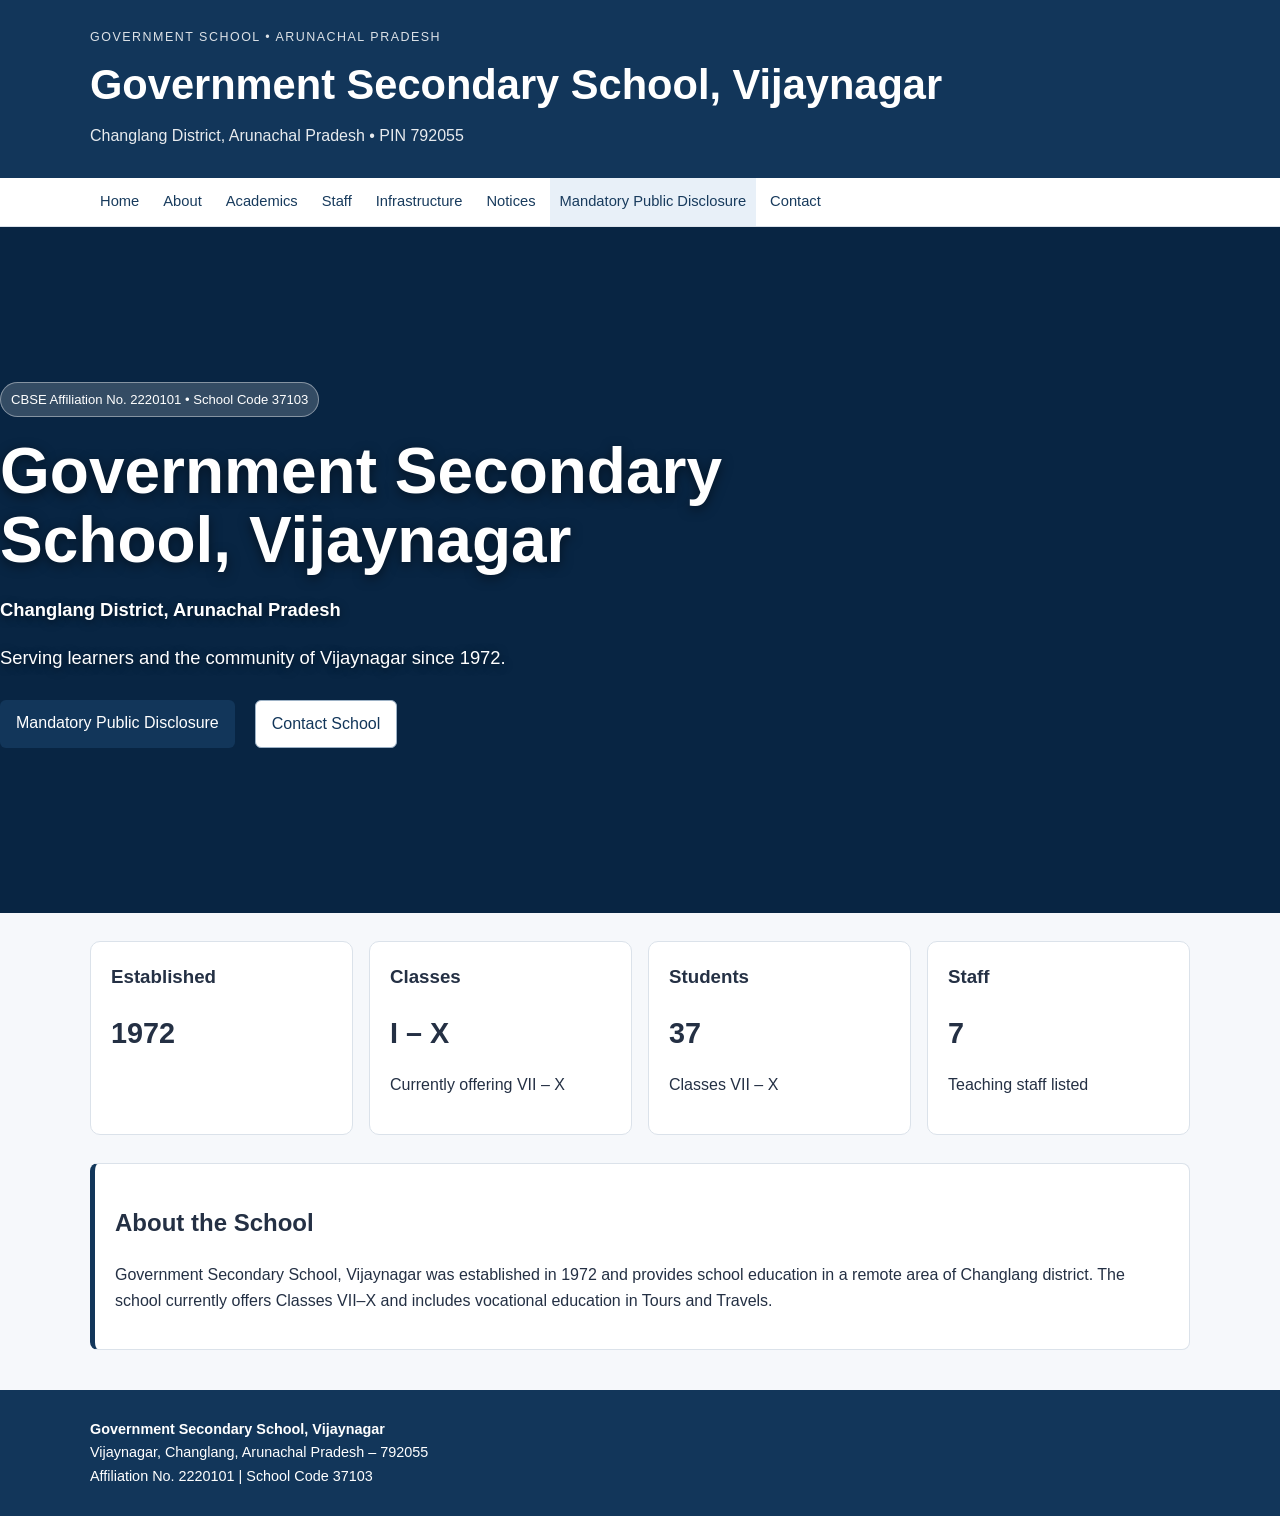
<file: index.html>
<!DOCTYPE html>
<html lang="en">
<head>
<meta charset="UTF-8">
<meta name="viewport" content="width=device-width, initial-scale=1.0">
<title>Government Secondary School, Vijaynagar</title>
<link rel="stylesheet" href="style.css">
</head>
<body>
<header>
  <div class="container header-inner">
    <div>
      <div class="eyebrow">Government School • Arunachal Pradesh</div>
      <h1>Government Secondary School, Vijaynagar</h1>
      <p>Changlang District, Arunachal Pradesh • PIN 792055</p>
    </div>
    <button class="menu-toggle" aria-label="Toggle menu">☰</button>
  </div>
</header>
<nav>
  <div class="container nav-inner">
    <a href="index.html">Home</a>
    <a href="about.html">About</a>
    <a href="academics.html">Academics</a>
    <a href="staff.html">Staff</a>
    <a href="infrastructure.html">Infrastructure</a>
    <a href="notices.html">Notices</a>
    <a class="highlight" href="mandatory-public-disclosure.html">Mandatory Public Disclosure</a>
    <a href="contact.html">Contact</a>
  </div>
</nav>
<main>
<section class="hero">
  <div class="hero-slideshow">
    <div class="hero-slide active" style="background-image: url('assets/1.jpeg');"></div>
    <div class="hero-slide" style="background-image: url('assets/WhatsApp%20Image%202026-10-08%20at%201.46.57%20AM.jpeg');"></div>
    <div class="hero-slide" style="background-image: url('assets/WhatsApp%20Image%202026-10-08%20at%201.47.09%20AM.jpeg');"></div>
    <div class="hero-slide" style="background-image: url('assets/WhatsApp%20Image%202026-10-08%20at%201.47.10%20AM.jpeg');"></div>
  </div>

  <div class="hero-overlay"></div>

  <div class="container hero-content">
    <div class="hero-text">
      <span class="badge">CBSE Affiliation No. 2220101 • School Code 37103</span>

      <h2>Government Secondary School, Vijaynagar</h2>

      <p class="hero-location">
        Changlang District, Arunachal Pradesh
      </p>

      <p>
        Serving learners and the community of Vijaynagar since 1972.
      </p>

      <div class="actions">
        <a class="btn" href="mandatory-public-disclosure.html">
          Mandatory Public Disclosure
        </a>

        <a class="btn secondary" href="contact.html">
          Contact School
        </a>
      </div>
    </div>
  </div>
</section>
<section class="container cards">
  <article><h3>Established</h3><p class="big">1972</p></article>
  <article><h3>Classes</h3><p class="big">I – X</p><p>Currently offering VII – X</p></article>
  <article><h3>Students</h3><p class="big">37</p><p>Classes VII – X</p></article>
  <article><h3>Staff</h3><p class="big">7</p><p>Teaching staff listed</p></article>
</section>
<section class="container notice-box">
  <h2>About the School</h2>
  <p>Government Secondary School, Vijaynagar was established in 1972 and provides school education in a remote area of Changlang district. The school currently offers Classes VII–X and includes vocational education in Tours and Travels.</p>
</section>
</main>
<footer><div class="container"><strong>Government Secondary School, Vijaynagar</strong><br>Vijaynagar, Changlang, Arunachal Pradesh – 792055<br>Affiliation No. 2220101 | School Code 37103</div></footer>
<script src="script.js"></script>
</body>
</html>
</file>
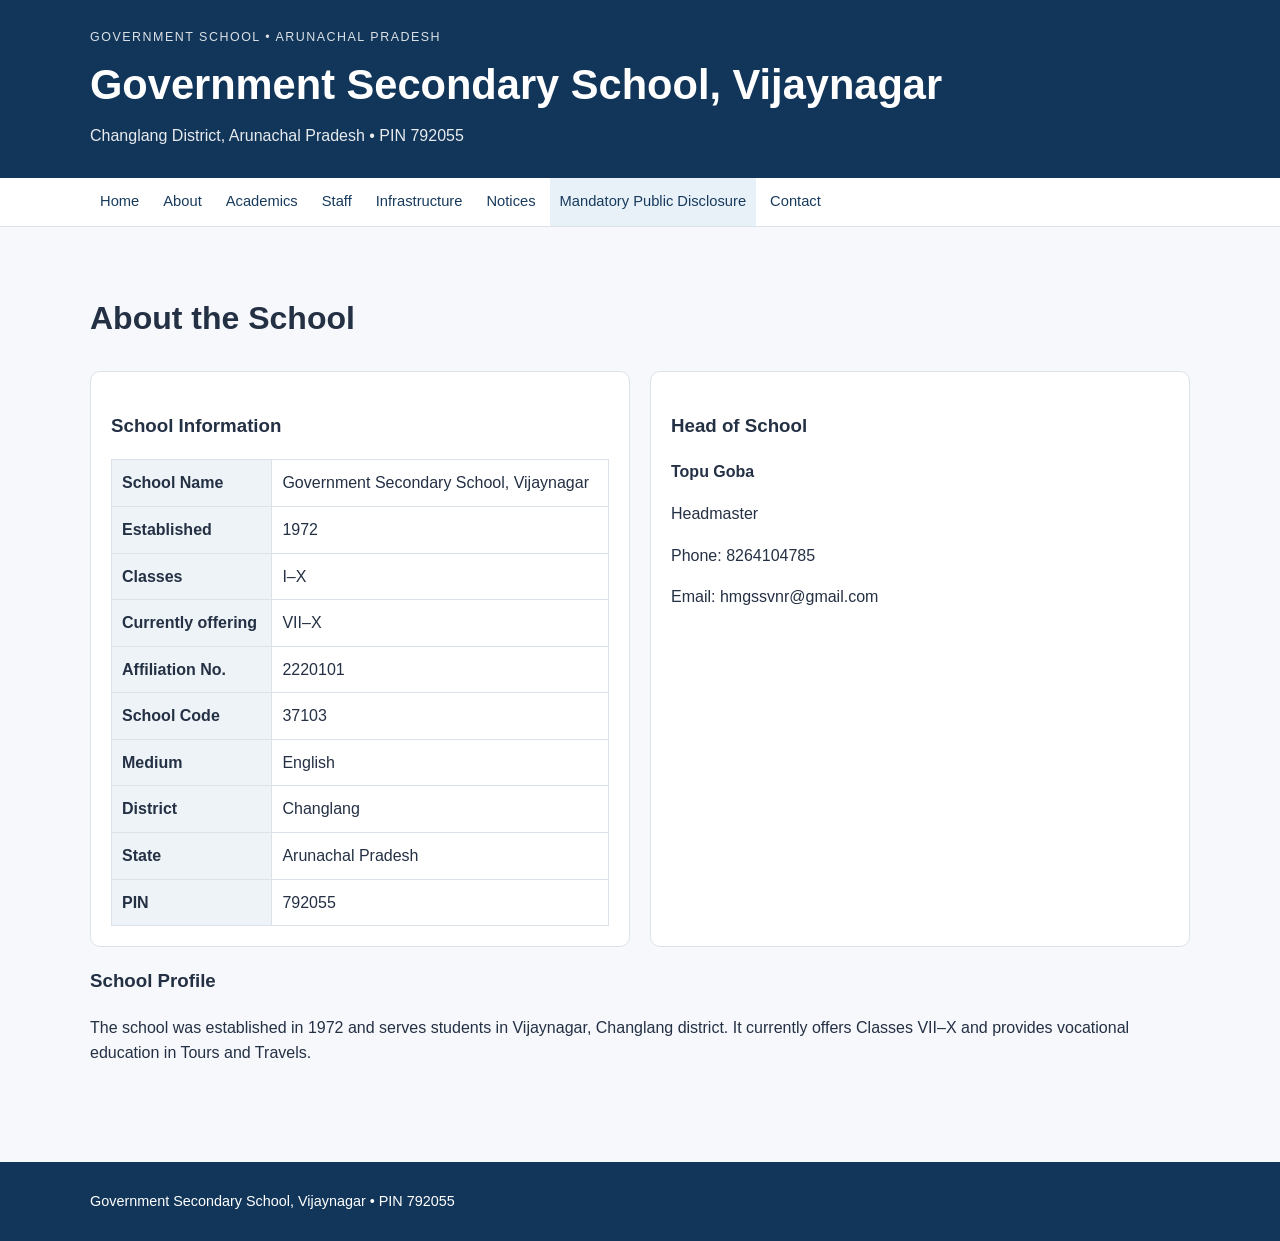
<file: about.html>
<!DOCTYPE html>
<html lang="en"><head><meta charset="UTF-8"><meta name="viewport" content="width=device-width,initial-scale=1.0">
<title>About | Government Secondary School, Vijaynagar</title><link rel="stylesheet" href="style.css"></head>
<body><header><div class="container"><div class="eyebrow">Government School • Arunachal Pradesh</div><h1>Government Secondary School, Vijaynagar</h1><p>Changlang District, Arunachal Pradesh • PIN 792055</p></div></header>
<nav><div class="container nav-inner"><a href="index.html">Home</a><a href="about.html">About</a><a href="academics.html">Academics</a><a href="staff.html">Staff</a><a href="infrastructure.html">Infrastructure</a><a href="notices.html">Notices</a><a class="highlight" href="mandatory-public-disclosure.html">Mandatory Public Disclosure</a><a href="contact.html">Contact</a></div></nav>
<main class="container page"><h2>About the School</h2>
<div class="grid-2"><div class="panel"><h3>School Information</h3><table>
<tr><th>School Name</th><td>Government Secondary School, Vijaynagar</td></tr>
<tr><th>Established</th><td>1972</td></tr><tr><th>Classes</th><td>I–X</td></tr><tr><th>Currently offering</th><td>VII–X</td></tr>
<tr><th>Affiliation No.</th><td>2220101</td></tr><tr><th>School Code</th><td>37103</td></tr>
<tr><th>Medium</th><td>English</td></tr><tr><th>District</th><td>Changlang</td></tr><tr><th>State</th><td>Arunachal Pradesh</td></tr><tr><th>PIN</th><td>792055</td></tr>
</table></div>
<div class="panel"><h3>Head of School</h3><p><strong>Topu Goba</strong></p><p>Headmaster</p><p>Phone: 8264104785</p><p>Email: hmgssvnr@gmail.com</p></div></div>
<h3>School Profile</h3><p>The school was established in 1972 and serves students in Vijaynagar, Changlang district. It currently offers Classes VII–X and provides vocational education in Tours and Travels.</p>
</main><footer><div class="container">Government Secondary School, Vijaynagar • PIN 792055</div></footer><script src="script.js"></script></body></html>
</file>
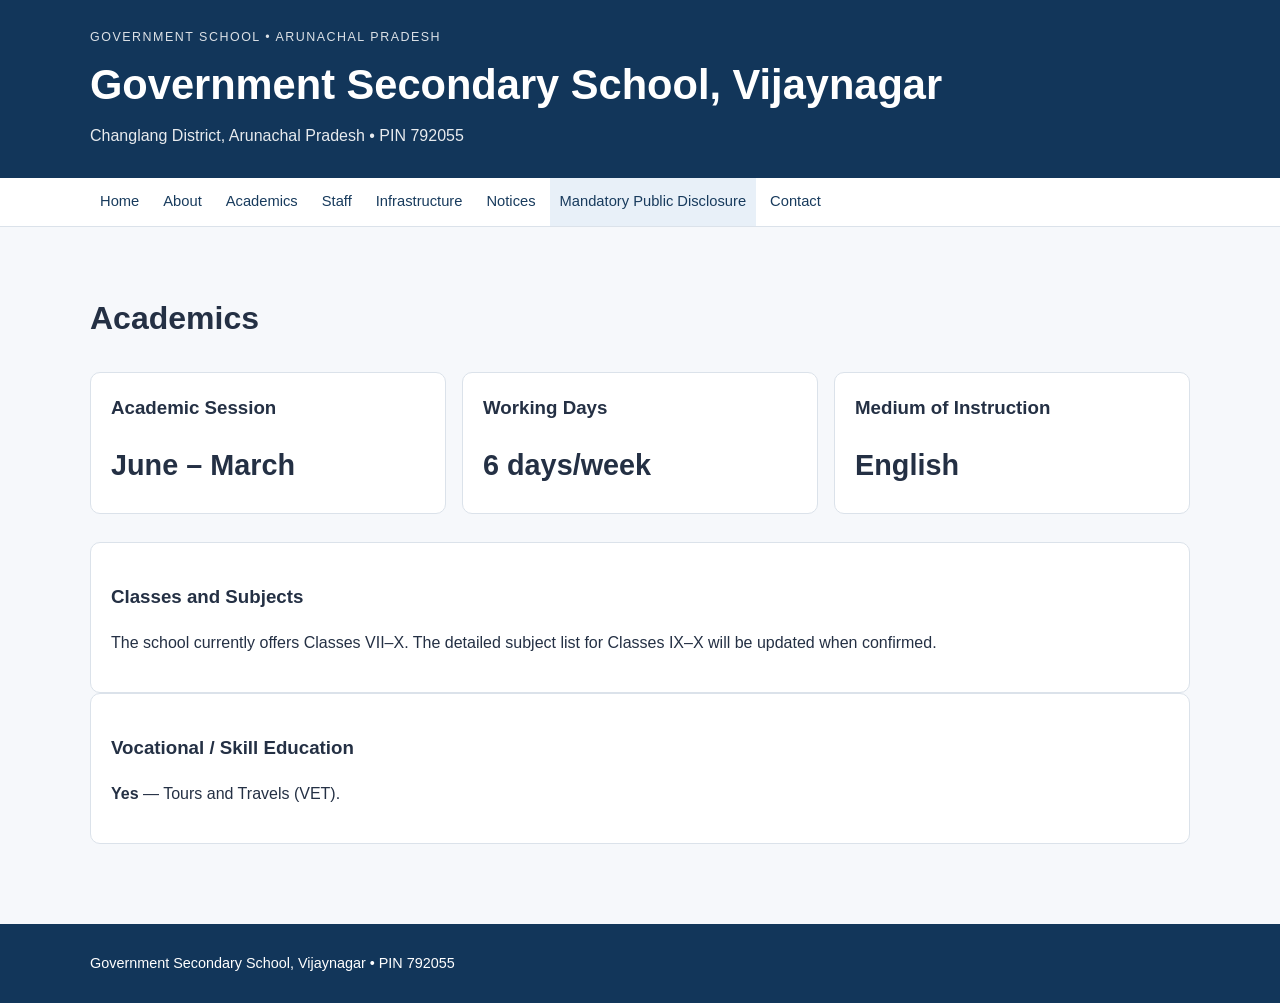
<file: academics.html>
<!DOCTYPE html>
<html lang="en"><head><meta charset="UTF-8"><meta name="viewport" content="width=device-width,initial-scale=1.0">
<title>Academics | Government Secondary School, Vijaynagar</title><link rel="stylesheet" href="style.css"></head>
<body><header><div class="container"><div class="eyebrow">Government School • Arunachal Pradesh</div><h1>Government Secondary School, Vijaynagar</h1><p>Changlang District, Arunachal Pradesh • PIN 792055</p></div></header>
<nav><div class="container nav-inner"><a href="index.html">Home</a><a href="about.html">About</a><a href="academics.html">Academics</a><a href="staff.html">Staff</a><a href="infrastructure.html">Infrastructure</a><a href="notices.html">Notices</a><a class="highlight" href="mandatory-public-disclosure.html">Mandatory Public Disclosure</a><a href="contact.html">Contact</a></div></nav>
<main class="container page"><h2>Academics</h2>
<div class="cards"><article><h3>Academic Session</h3><p class="big">June – March</p></article><article><h3>Working Days</h3><p class="big">6 days/week</p></article><article><h3>Medium of Instruction</h3><p class="big">English</p></article></div>
<div class="panel"><h3>Classes and Subjects</h3><p>The school currently offers Classes VII–X. The detailed subject list for Classes IX–X will be updated when confirmed.</p></div>
<div class="panel"><h3>Vocational / Skill Education</h3><p><strong>Yes</strong> — Tours and Travels (VET).</p></div>
</main><footer><div class="container">Government Secondary School, Vijaynagar • PIN 792055</div></footer><script src="script.js"></script></body></html>
</file>
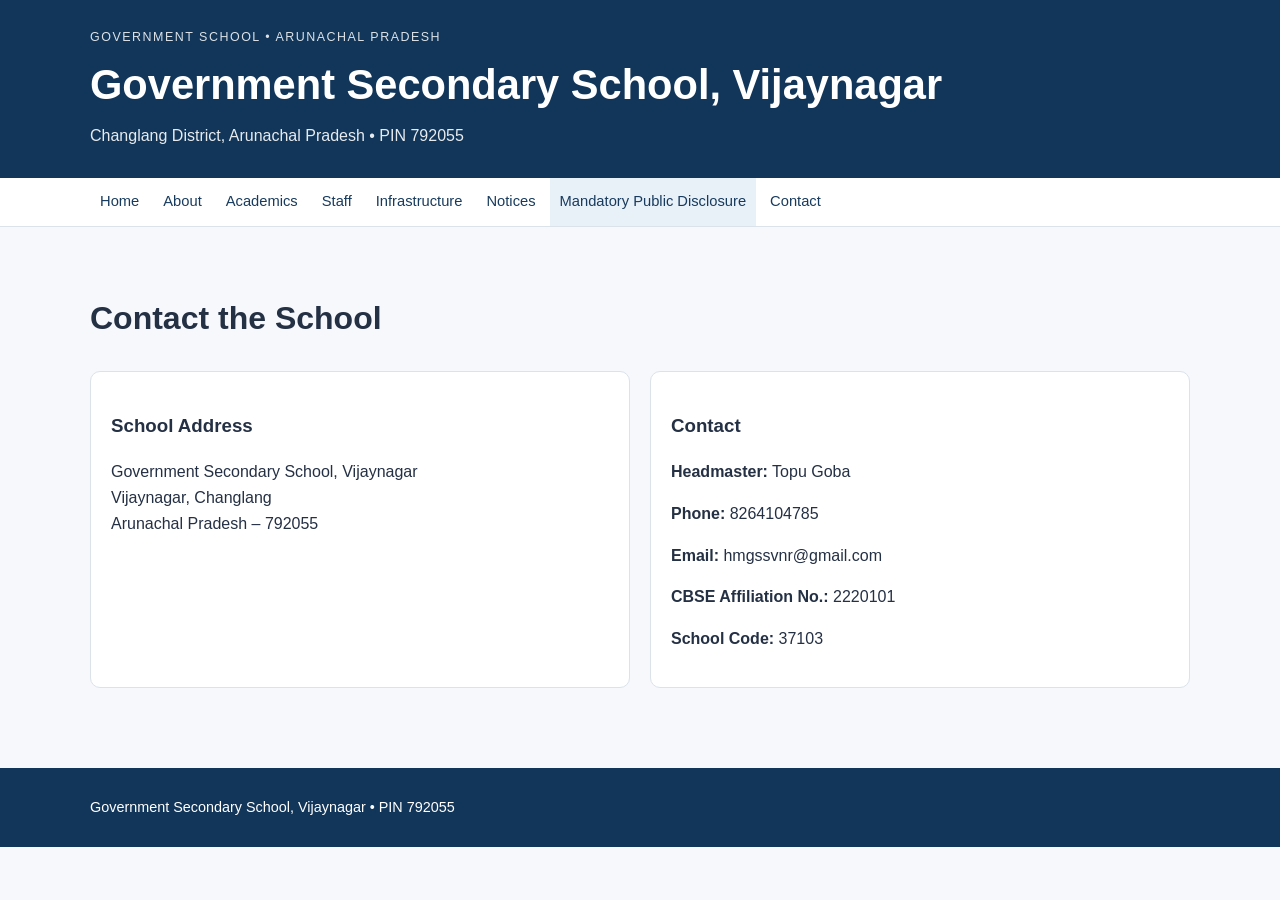
<file: contact.html>
<!DOCTYPE html>
<html lang="en"><head><meta charset="UTF-8"><meta name="viewport" content="width=device-width,initial-scale=1.0">
<title>Contact | Government Secondary School, Vijaynagar</title><link rel="stylesheet" href="style.css"></head>
<body><header><div class="container"><div class="eyebrow">Government School • Arunachal Pradesh</div><h1>Government Secondary School, Vijaynagar</h1><p>Changlang District, Arunachal Pradesh • PIN 792055</p></div></header>
<nav><div class="container nav-inner"><a href="index.html">Home</a><a href="about.html">About</a><a href="academics.html">Academics</a><a href="staff.html">Staff</a><a href="infrastructure.html">Infrastructure</a><a href="notices.html">Notices</a><a class="highlight" href="mandatory-public-disclosure.html">Mandatory Public Disclosure</a><a href="contact.html">Contact</a></div></nav>
<main class="container page"><h2>Contact the School</h2><div class="grid-2"><div class="panel"><h3>School Address</h3><p>Government Secondary School, Vijaynagar<br>Vijaynagar, Changlang<br>Arunachal Pradesh – 792055</p></div>
<div class="panel"><h3>Contact</h3><p><strong>Headmaster:</strong> Topu Goba</p><p><strong>Phone:</strong> 8264104785</p><p><strong>Email:</strong> hmgssvnr@gmail.com</p><p><strong>CBSE Affiliation No.:</strong> 2220101</p><p><strong>School Code:</strong> 37103</p></div></div></main>
<footer><div class="container">Government Secondary School, Vijaynagar • PIN 792055</div></footer><script src="script.js"></script></body></html>
</file>
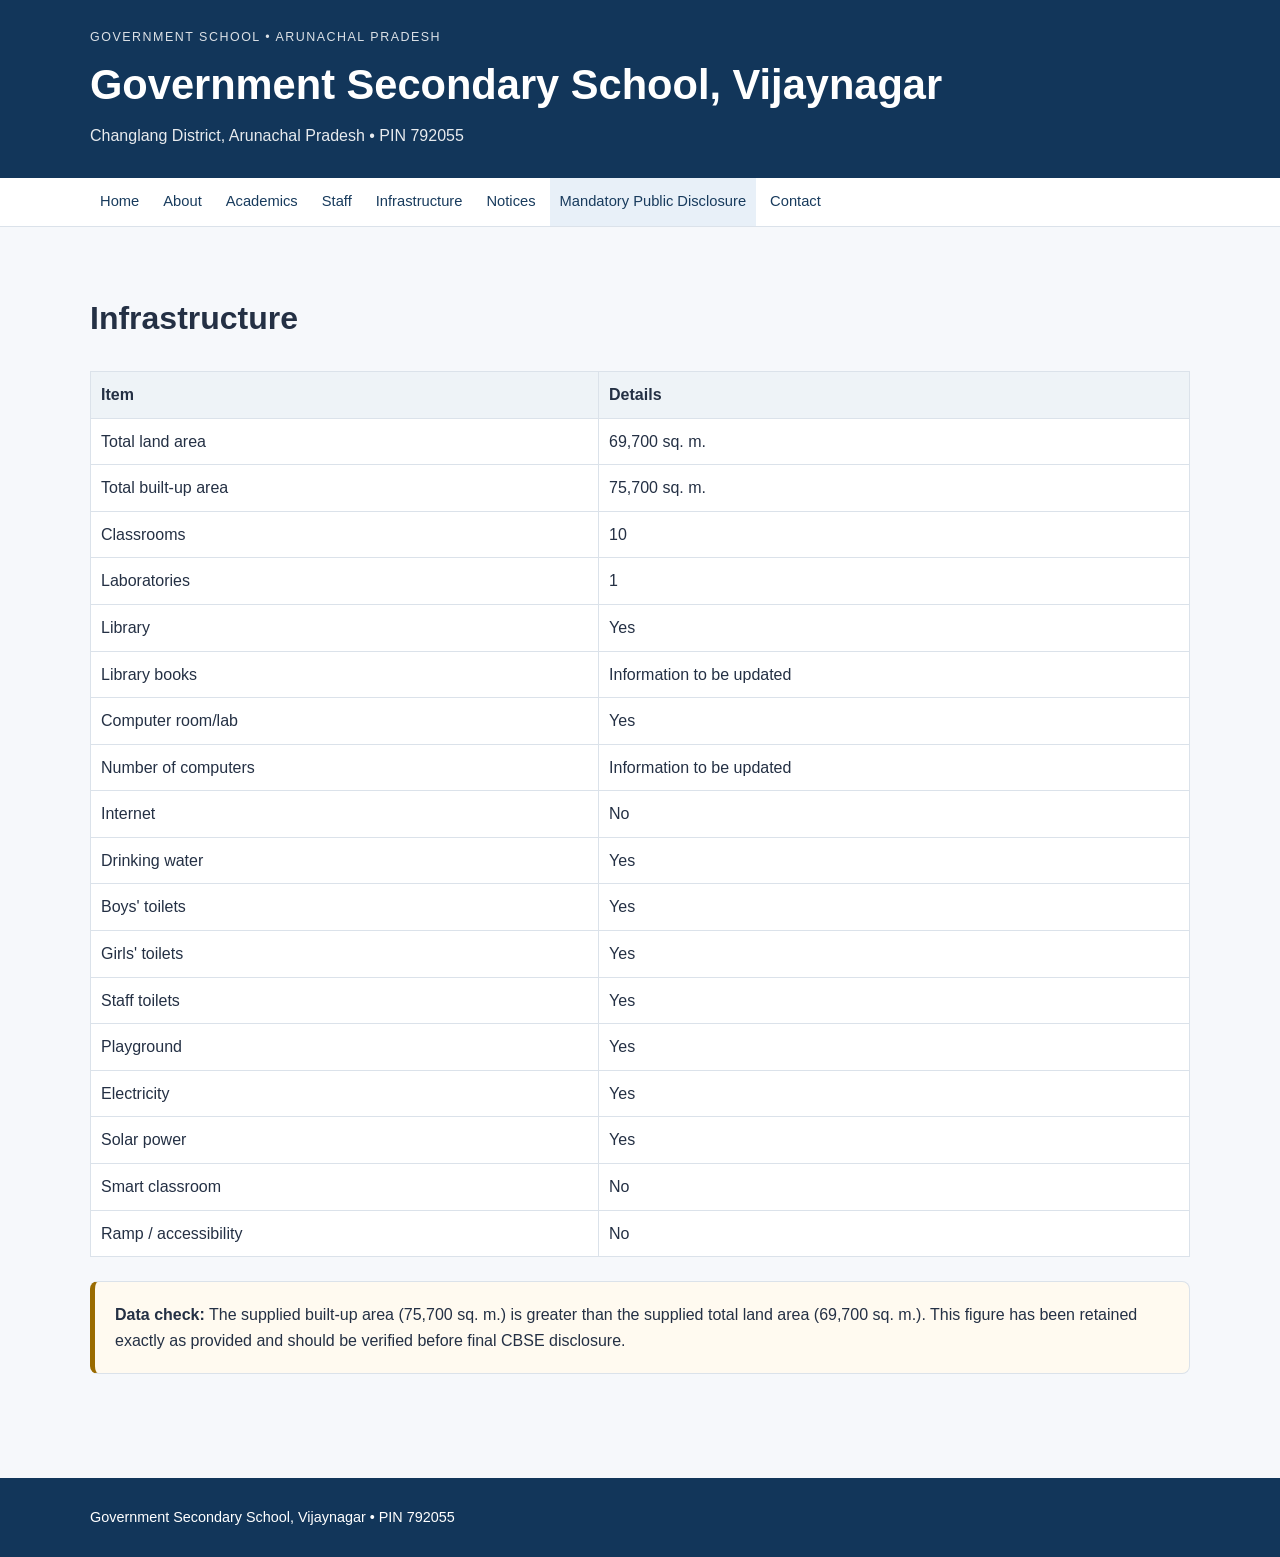
<file: infrastructure.html>
<!DOCTYPE html>
<html lang="en"><head><meta charset="UTF-8"><meta name="viewport" content="width=device-width,initial-scale=1.0">
<title>Infrastructure | Government Secondary School, Vijaynagar</title><link rel="stylesheet" href="style.css"></head>
<body><header><div class="container"><div class="eyebrow">Government School • Arunachal Pradesh</div><h1>Government Secondary School, Vijaynagar</h1><p>Changlang District, Arunachal Pradesh • PIN 792055</p></div></header>
<nav><div class="container nav-inner"><a href="index.html">Home</a><a href="about.html">About</a><a href="academics.html">Academics</a><a href="staff.html">Staff</a><a href="infrastructure.html">Infrastructure</a><a href="notices.html">Notices</a><a class="highlight" href="mandatory-public-disclosure.html">Mandatory Public Disclosure</a><a href="contact.html">Contact</a></div></nav>
<main class="container page"><h2>Infrastructure</h2><div class="table-wrap"><table>
<tr><th>Item</th><th>Details</th></tr>
<tr><td>Total land area</td><td>69,700 sq. m.</td></tr>
<tr><td>Total built-up area</td><td>75,700 sq. m.</td></tr>
<tr><td>Classrooms</td><td>10</td></tr>
<tr><td>Laboratories</td><td>1</td></tr>
<tr><td>Library</td><td>Yes</td></tr>
<tr><td>Library books</td><td>Information to be updated</td></tr>
<tr><td>Computer room/lab</td><td>Yes</td></tr>
<tr><td>Number of computers</td><td>Information to be updated</td></tr>
<tr><td>Internet</td><td>No</td></tr>
<tr><td>Drinking water</td><td>Yes</td></tr>
<tr><td>Boys' toilets</td><td>Yes</td></tr>
<tr><td>Girls' toilets</td><td>Yes</td></tr>
<tr><td>Staff toilets</td><td>Yes</td></tr>
<tr><td>Playground</td><td>Yes</td></tr>
<tr><td>Electricity</td><td>Yes</td></tr>
<tr><td>Solar power</td><td>Yes</td></tr>
<tr><td>Smart classroom</td><td>No</td></tr>
<tr><td>Ramp / accessibility</td><td>No</td></tr>
</table></div>
<div class="notice-box warning"><strong>Data check:</strong> The supplied built-up area (75,700 sq. m.) is greater than the supplied total land area (69,700 sq. m.). This figure has been retained exactly as provided and should be verified before final CBSE disclosure.</div>
</main><footer><div class="container">Government Secondary School, Vijaynagar • PIN 792055</div></footer><script src="script.js"></script></body></html>
</file>
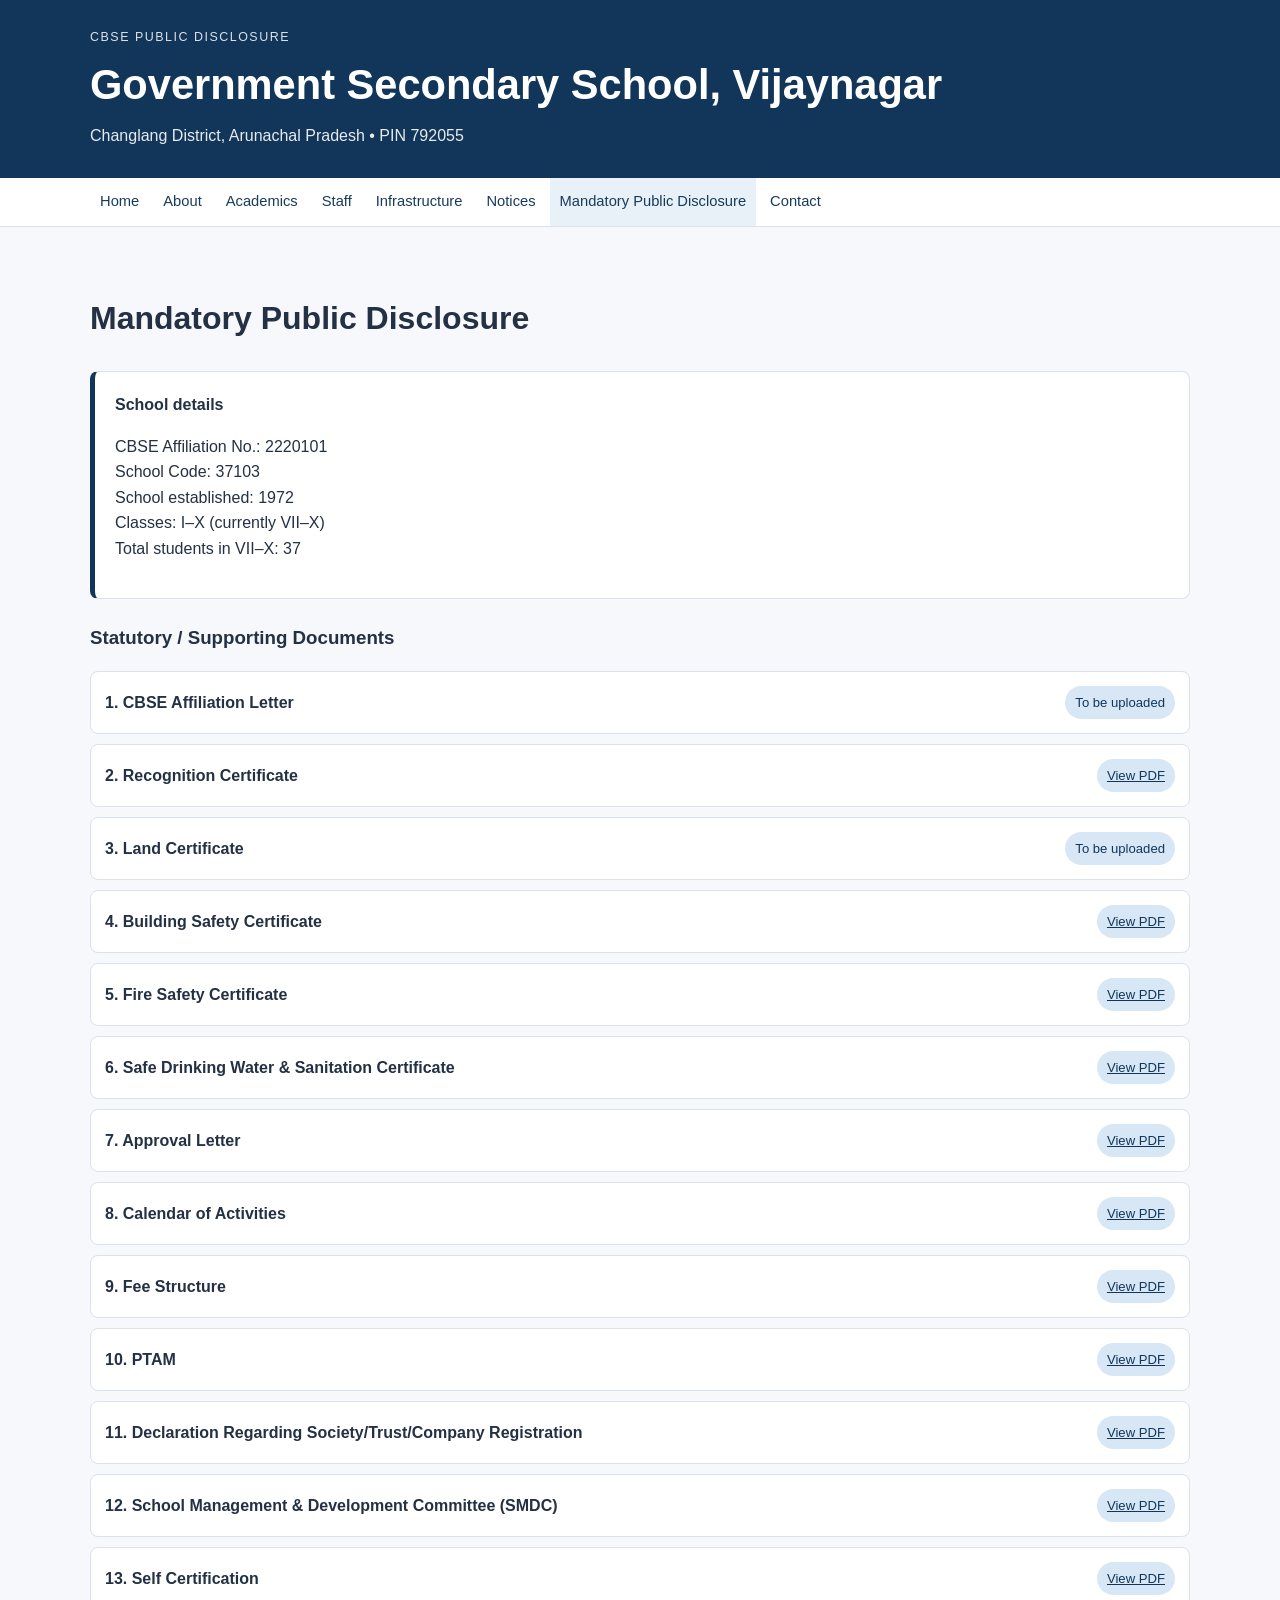
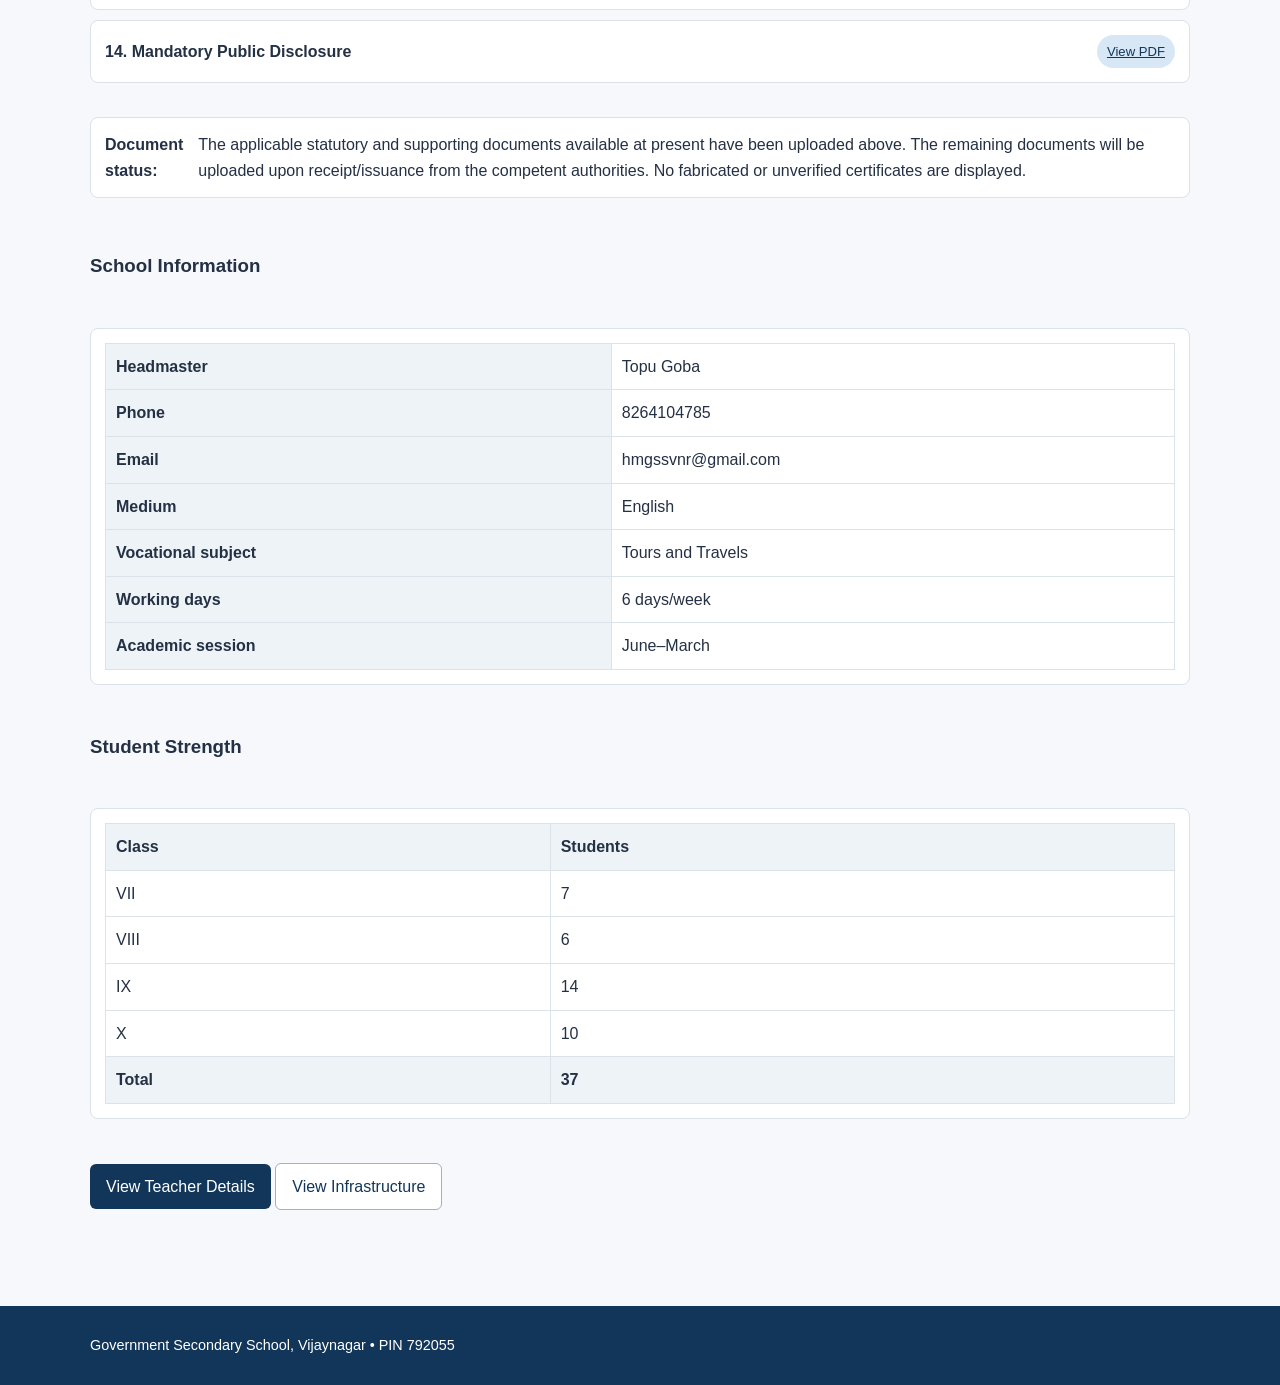
<file: mandatory-public-disclosure.html>
<!DOCTYPE html>
<html lang="en"><head><meta charset="UTF-8"><meta name="viewport" content="width=device-width,initial-scale=1.0">
<title>Mandatory Public Disclosure | Government Secondary School, Vijaynagar</title><link rel="stylesheet" href="style.css"></head>
<body><header><div class="container"><div class="eyebrow">CBSE Public Disclosure</div><h1>Government Secondary School, Vijaynagar</h1><p>Changlang District, Arunachal Pradesh • PIN 792055</p></div></header>
<nav><div class="container nav-inner"><a href="index.html">Home</a><a href="about.html">About</a><a href="academics.html">Academics</a><a href="staff.html">Staff</a><a href="infrastructure.html">Infrastructure</a><a href="notices.html">Notices</a><a class="highlight" href="mandatory-public-disclosure.html">Mandatory Public Disclosure</a><a href="contact.html">Contact</a></div></nav>
<main class="container page"><h2>Mandatory Public Disclosure</h2>
<div class="notice-box"><strong>School details</strong><p>CBSE Affiliation No.: 2220101<br>School Code: 37103<br>School established: 1972<br>Classes: I–X (currently VII–X)<br>Total students in VII–X: 37</p></div>
<h3>Statutory / Supporting Documents</h3>
<div class="document-list">
<div><strong>1. CBSE Affiliation Letter</strong><span class="status">To be uploaded</span></div>
<div><strong>2. Recognition Certificate</strong><a class="status" href="assets/public-disclosure/recognition%20certificate.pdf" target="_blank">View PDF</a></div>
<div><strong>3. Land Certificate</strong><span class="status">To be uploaded</span></div>
<div><strong>4. Building Safety Certificate</strong><a class="status"href="assets/public-disclosure/BUILDING%20SAFETY%20CERTIFICATE.pdf"target="_blank">View PDF</a></div>
<div><strong>5. Fire Safety Certificate</strong><a class="status" href="assets/public-disclosure/fire%20safety%20certificate.pdf"target="_blank">View PDF</a></div>
<div><strong>6. Safe Drinking Water & Sanitation Certificate</strong><a class="status" href="assets/public-disclosure/water%20and%20sanitary%20certificate.pdf" target="_blank">View PDF</a></div>
<div><strong>7. Approval Letter</strong><a class="status" href="assets/public-disclosure/approval%20certificate.pdf" target="_blank">View PDF</a></div>
<div><strong>8. Calendar of Activities</strong><a class="status" href="assets/public-disclosure/Calendar%20of%20activities.pdf" target="_blank">View PDF</a></div>
<div><strong>9. Fee Structure</strong><a class="status"href="assets/public-disclosure/fee%20structure.pdf" target="_blank">View PDF</a></div>
<div><strong>10. PTAM</strong><a class="status" href="assets/public-disclosure/PTAM.pdf" target="_blank">View PDF</a></div>  
<div><strong>11. Declaration Regarding Society/Trust/Company Registration</strong><a class="status" href="assets/public-disclosure/registration-society-trust-company.pdf" target="_blank">View PDF</a></div>
<div><strong>12. School Management &amp; Development Committee (SMDC)</strong><a class="status" href="assets/public-disclosure/SMDC.pdf" target="_blank">View PDF</a></div>
<div><strong>13. Self Certification</strong><a class="status" href="assets/public-disclosure/self%20certification.pdf" target="_blank">View PDF</a></div>
<div><strong>14. Mandatory Public Disclosure</strong><a class="status" href="assets/public-disclosure/MANDATORY%20PUBLIC%20DISCLOSURE.pdf" target="_blank">View PDF</a></div>
<div class="notice-box warning"><strong>Document status:</strong> The applicable statutory and supporting documents available at present have been uploaded above. The remaining documents will be uploaded upon receipt/issuance from the competent authorities. No fabricated or unverified certificates are displayed.</div>
<h3>School Information</h3><div class="table-wrap"><table>
<tr><th>Headmaster</th><td>Topu Goba</td></tr><tr><th>Phone</th><td>8264104785</td></tr><tr><th>Email</th><td>hmgssvnr@gmail.com</td></tr><tr><th>Medium</th><td>English</td></tr><tr><th>Vocational subject</th><td>Tours and Travels</td></tr><tr><th>Working days</th><td>6 days/week</td></tr><tr><th>Academic session</th><td>June–March</td></tr></table></div>
<h3>Student Strength</h3><div class="table-wrap"><table><tr><th>Class</th><th>Students</th></tr><tr><td>VII</td><td>7</td></tr><tr><td>VIII</td><td>6</td></tr><tr><td>IX</td><td>14</td></tr><tr><td>X</td><td>10</td></tr><tr><th>Total</th><th>37</th></tr></table></div>
<p><a class="btn" href="staff.html">View Teacher Details</a> <a class="btn secondary" href="infrastructure.html">View Infrastructure</a></p>
</main><footer><div class="container">Government Secondary School, Vijaynagar • PIN 792055</div></footer><script src="script.js"></script></body></html>
</file>
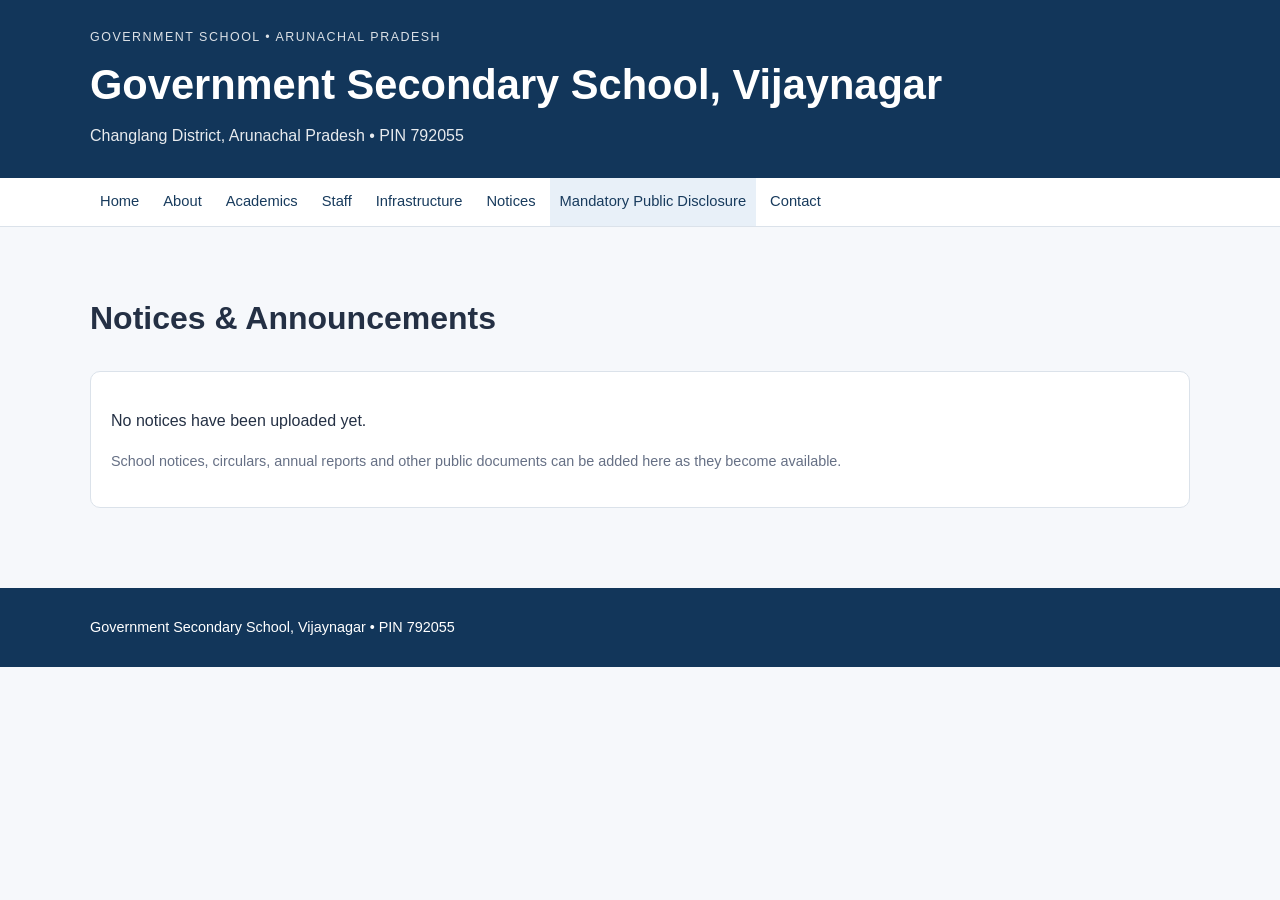
<file: notices.html>
<!DOCTYPE html>
<html lang="en"><head><meta charset="UTF-8"><meta name="viewport" content="width=device-width,initial-scale=1.0">
<title>Notices | Government Secondary School, Vijaynagar</title><link rel="stylesheet" href="style.css"></head>
<body><header><div class="container"><div class="eyebrow">Government School • Arunachal Pradesh</div><h1>Government Secondary School, Vijaynagar</h1><p>Changlang District, Arunachal Pradesh • PIN 792055</p></div></header>
<nav><div class="container nav-inner"><a href="index.html">Home</a><a href="about.html">About</a><a href="academics.html">Academics</a><a href="staff.html">Staff</a><a href="infrastructure.html">Infrastructure</a><a href="notices.html">Notices</a><a class="highlight" href="mandatory-public-disclosure.html">Mandatory Public Disclosure</a><a href="contact.html">Contact</a></div></nav>
<main class="container page"><h2>Notices & Announcements</h2><div class="panel"><p>No notices have been uploaded yet.</p><p class="small-note">School notices, circulars, annual reports and other public documents can be added here as they become available.</p></div></main>
<footer><div class="container">Government Secondary School, Vijaynagar • PIN 792055</div></footer><script src="script.js"></script></body></html>
</file>
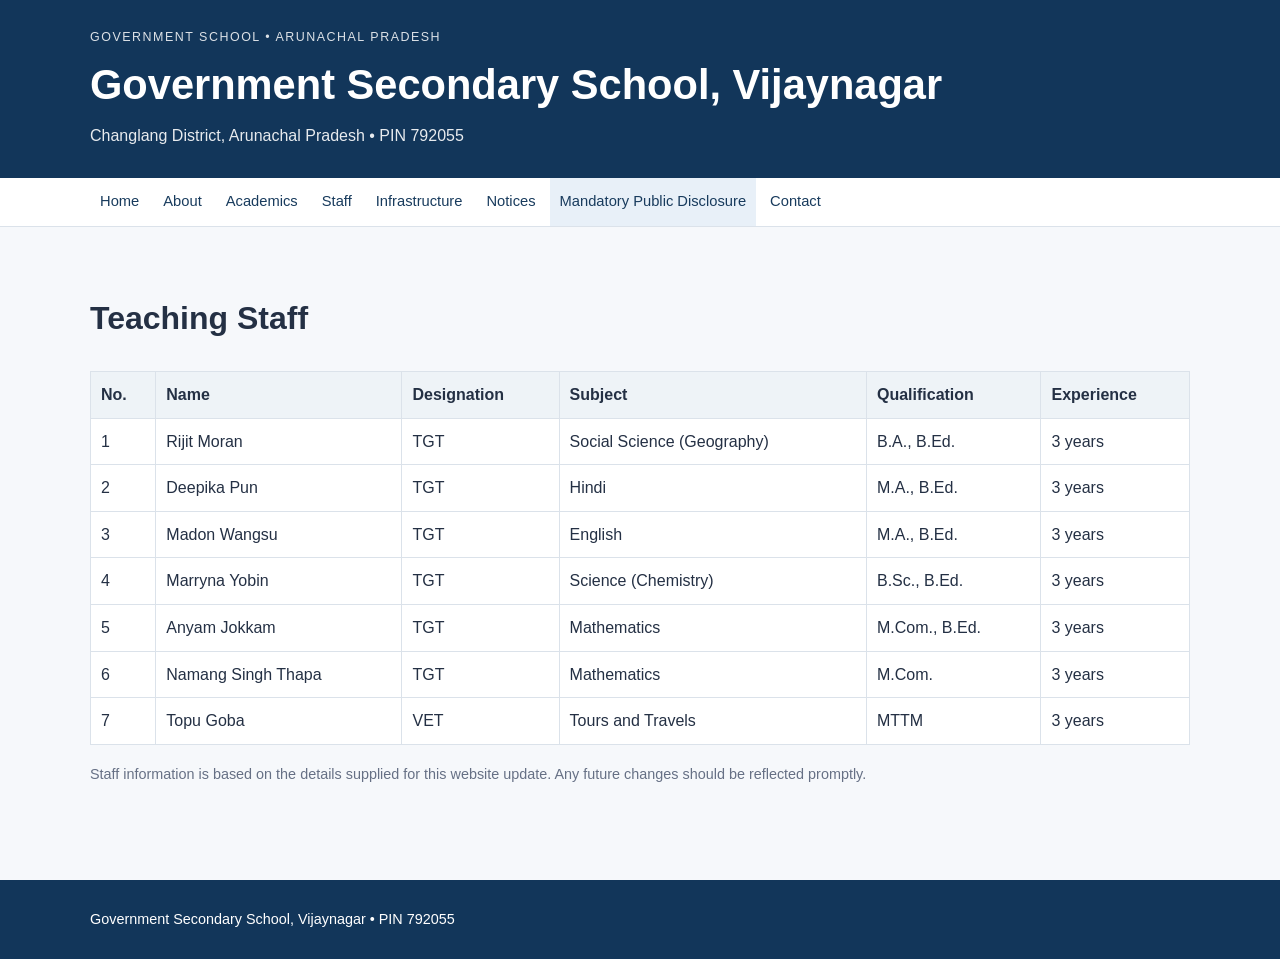
<file: staff.html>
<!DOCTYPE html>
<html lang="en"><head><meta charset="UTF-8"><meta name="viewport" content="width=device-width,initial-scale=1.0">
<title>Staff | Government Secondary School, Vijaynagar</title><link rel="stylesheet" href="style.css"></head>
<body><header><div class="container"><div class="eyebrow">Government School • Arunachal Pradesh</div><h1>Government Secondary School, Vijaynagar</h1><p>Changlang District, Arunachal Pradesh • PIN 792055</p></div></header>
<nav><div class="container nav-inner"><a href="index.html">Home</a><a href="about.html">About</a><a href="academics.html">Academics</a><a href="staff.html">Staff</a><a href="infrastructure.html">Infrastructure</a><a href="notices.html">Notices</a><a class="highlight" href="mandatory-public-disclosure.html">Mandatory Public Disclosure</a><a href="contact.html">Contact</a></div></nav>
<main class="container page"><h2>Teaching Staff</h2><div class="table-wrap"><table><thead><tr><th>No.</th><th>Name</th><th>Designation</th><th>Subject</th><th>Qualification</th><th>Experience</th></tr></thead><tbody>
<tr><td>1</td><td>Rijit Moran</td><td>TGT</td><td>Social Science (Geography)</td><td>B.A., B.Ed.</td><td>3 years</td></tr>
<tr><td>2</td><td>Deepika Pun</td><td>TGT</td><td>Hindi</td><td>M.A., B.Ed.</td><td>3 years</td></tr>
<tr><td>3</td><td>Madon Wangsu</td><td>TGT</td><td>English</td><td>M.A., B.Ed.</td><td>3 years</td></tr>
<tr><td>4</td><td>Marryna Yobin</td><td>TGT</td><td>Science (Chemistry)</td><td>B.Sc., B.Ed.</td><td>3 years</td></tr>
<tr><td>5</td><td>Anyam Jokkam</td><td>TGT</td><td>Mathematics</td><td>M.Com., B.Ed.</td><td>3 years</td></tr>
<tr><td>6</td><td>Namang Singh Thapa</td><td>TGT</td><td>Mathematics</td><td>M.Com.</td><td>3 years</td></tr>
<tr><td>7</td><td>Topu Goba</td><td>VET</td><td>Tours and Travels</td><td>MTTM</td><td>3 years</td></tr>
</tbody></table></div>
<p class="small-note">Staff information is based on the details supplied for this website update. Any future changes should be reflected promptly.</p>
</main><footer><div class="container">Government Secondary School, Vijaynagar • PIN 792055</div></footer><script src="script.js"></script></body></html>
</file>
<file: style.css>
*{box-sizing:border-box}body{margin:0;font-family:Arial,Helvetica,sans-serif;color:#243044;background:#f6f8fb;line-height:1.6}header{background:#12365a;color:#fff;padding:28px 0}.container{width:min(1100px,92%);margin:auto}.eyebrow{text-transform:uppercase;letter-spacing:1.5px;font-size:.78rem;opacity:.85}h1{margin:4px 0;font-size:clamp(1.7rem,4vw,2.6rem)}header p{margin:2px 0;opacity:.9}nav{background:#fff;border-bottom:1px solid #dbe2ea;position:sticky;top:0;z-index:10}.nav-inner{display:flex;flex-wrap:wrap;gap:4px}.nav-inner a{color:#183b5d;text-decoration:none;padding:12px 10px;font-size:.92rem}.nav-inner a:hover,.nav-inner .highlight{background:#e8f0f8}.hero{background:#eaf2f8;padding:65px 0}.hero h2{font-size:clamp(2rem,5vw,3.4rem);line-height:1.1;max-width:800px;margin:18px 0}.hero p{font-size:1.08rem;max-width:720px}.badge,.status{display:inline-block;background:#d7e7f5;color:#12365a;padding:6px 10px;border-radius:999px;font-size:.82rem}.actions{display:flex;gap:10px;flex-wrap:wrap;margin-top:25px}.btn{display:inline-block;background:#12365a;color:#fff;text-decoration:none;padding:10px 16px;border-radius:6px}.btn.secondary{background:#fff;color:#12365a;border:1px solid #9db2c6}.cards{display:grid;grid-template-columns:repeat(auto-fit,minmax(190px,1fr));gap:16px;margin:28px auto}.cards article,.panel{background:#fff;border:1px solid #dbe2ea;border-radius:10px;padding:20px}.cards h3{margin-top:0}.big{font-size:1.8rem;font-weight:700;margin:5px 0}.page{padding:40px 0}.page h2{font-size:2rem}.grid-2{display:grid;grid-template-columns:1fr 1fr;gap:20px}.notice-box{background:#fff;border:1px solid #dbe2ea;border-left:5px solid #12365a;border-radius:8px;padding:20px;margin:24px auto}.warning{border-left-color:#9a6b00;background:#fffaf0}.table-wrap{overflow-x:auto;margin:18px 0}table{width:100%;border-collapse:collapse;background:#fff}th,td{border:1px solid #dbe2ea;padding:10px;text-align:left;vertical-align:top}th{background:#eef3f7}.document-list{display:grid;gap:10px}.document-list>div{background:#fff;border:1px solid #dbe2ea;border-radius:8px;padding:14px;display:flex;justify-content:space-between;gap:15px;align-items:center}.small-note{font-size:.9rem;color:#667085}footer{margin-top:40px;background:#12365a;color:#fff;padding:28px 0;font-size:.9rem}.menu-toggle{display:none}@media(max-width:700px){.nav-inner a{padding:9px 7px;font-size:.84rem}.grid-2{grid-template-columns:1fr}.document-list>div{display:block}.document-list .status{margin-top:7px}.hero{padding:45px 0}.cards{grid-template-columns:1fr 1fr}}@media(max-width:420px){.cards{grid-template-columns:1fr}}
/* ===== HOMEPAGE PHOTO SLIDESHOW ===== */

.hero {
  position: relative;
  min-height: 75vh;
  display: flex;
  align-items: center;
  overflow: hidden;
  color: #fff;
  background: #12365a;
}

.hero-slideshow {
  position: absolute;
  inset: 0;
  z-index: 0;
}

.hero-slide {
  position: absolute;
  inset: 0;
  background-size: cover;
  background-position: center;
  opacity: 0;
  animation: heroFade 24s infinite;
}

.hero-slide:nth-child(1) {
  animation-delay: 0s;
}

.hero-slide:nth-child(2) {
  animation-delay: 6s;
}

.hero-slide:nth-child(3) {
  animation-delay: 12s;
}

.hero-slide:nth-child(4) {
  animation-delay: 18s;
}

.hero-overlay {
  position: absolute;
  inset: 0;
  z-index: 1;
  background: rgba(0, 25, 50, 0.58);
}

.hero-content {
  position: relative;
  z-index: 2;
  width: 100%;
  padding-top: 90px;
  padding-bottom: 90px;
}

.hero-text {
  max-width: 800px;
}

.hero-text h2 {
  font-size: clamp(2.2rem, 5vw, 4.5rem);
  line-height: 1.08;
  margin: 20px 0;
  color: #fff;
  text-shadow: 0 3px 12px rgba(0,0,0,0.5);
}

.hero-text p {
  font-size: 1.15rem;
  color: #fff;
  text-shadow: 0 2px 8px rgba(0,0,0,0.5);
}

.hero-location {
  font-weight: 600;
}

.hero .badge {
  background: rgba(255,255,255,0.18);
  border: 1px solid rgba(255,255,255,0.4);
  color: #fff;
  backdrop-filter: blur(5px);
}

.hero .actions {
  margin-top: 28px;
}

.hero .btn {
  margin-right: 10px;
  margin-bottom: 10px;
}

@keyframes heroFade {
  0% {
    opacity: 0;
  }
  5% {
    opacity: 1;
  }
  25% {
    opacity: 1;
  }
  30% {
    opacity: 0;
  }
  100% {
    opacity: 0;
  }
}

@media (max-width: 700px) {
  .hero {
    min-height: 78vh;
  }

  .hero-content {
    padding: 70px 20px;
  }

  .hero-text h2 {
    font-size: 2.4rem;
  }

  .hero-text p {
    font-size: 1rem;
  }
}
</file>
